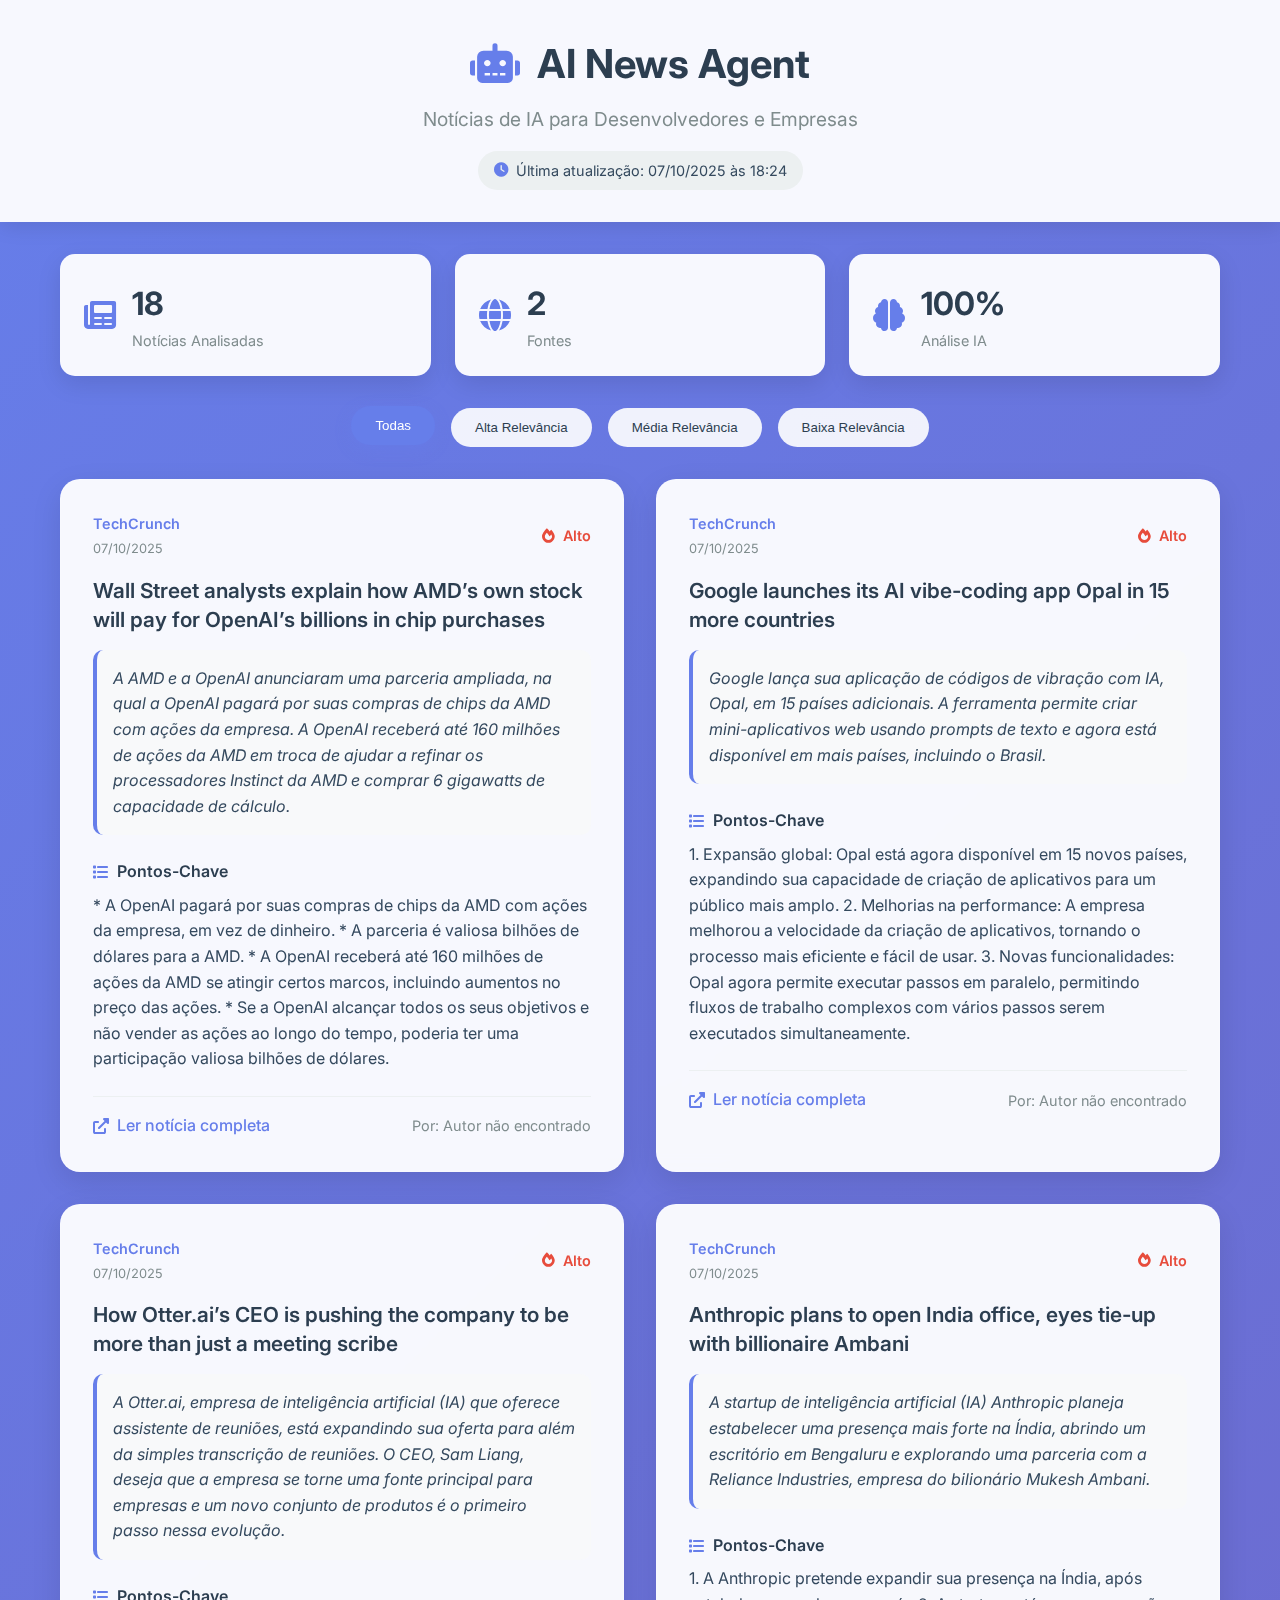
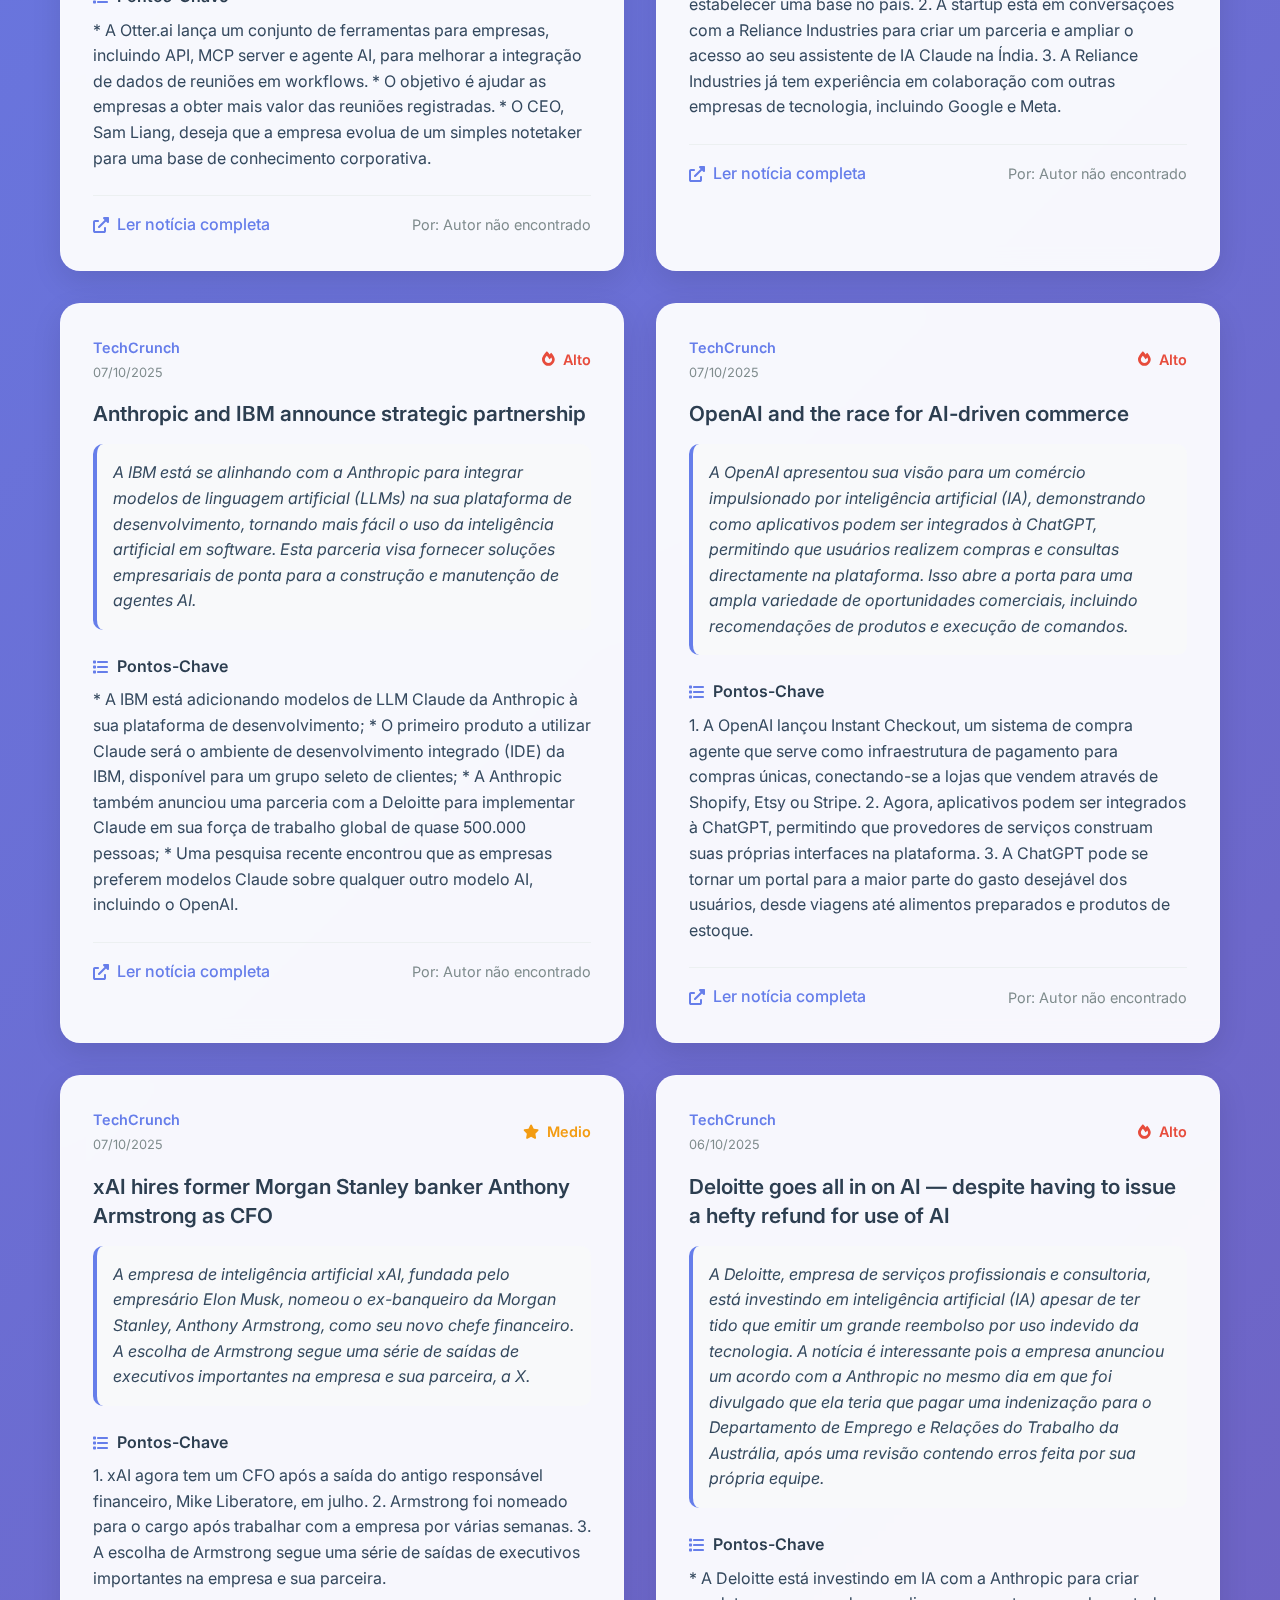
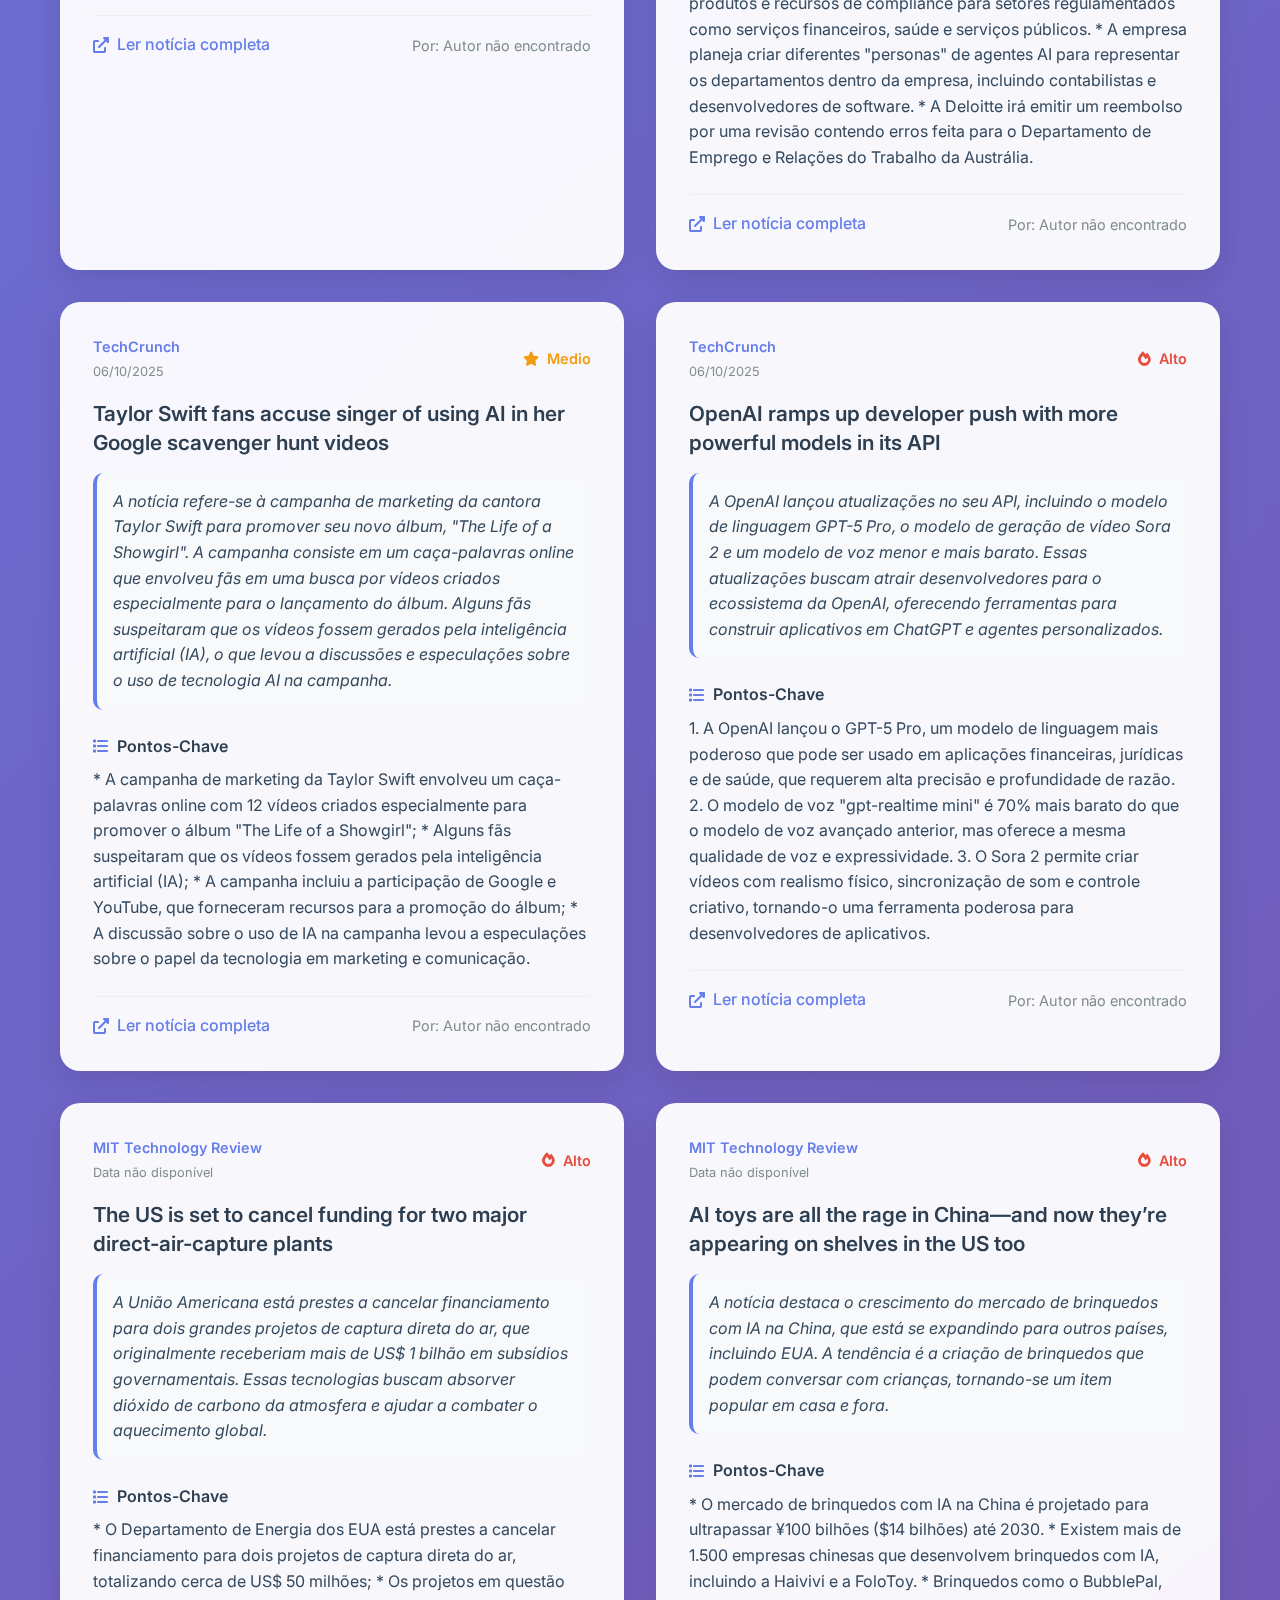
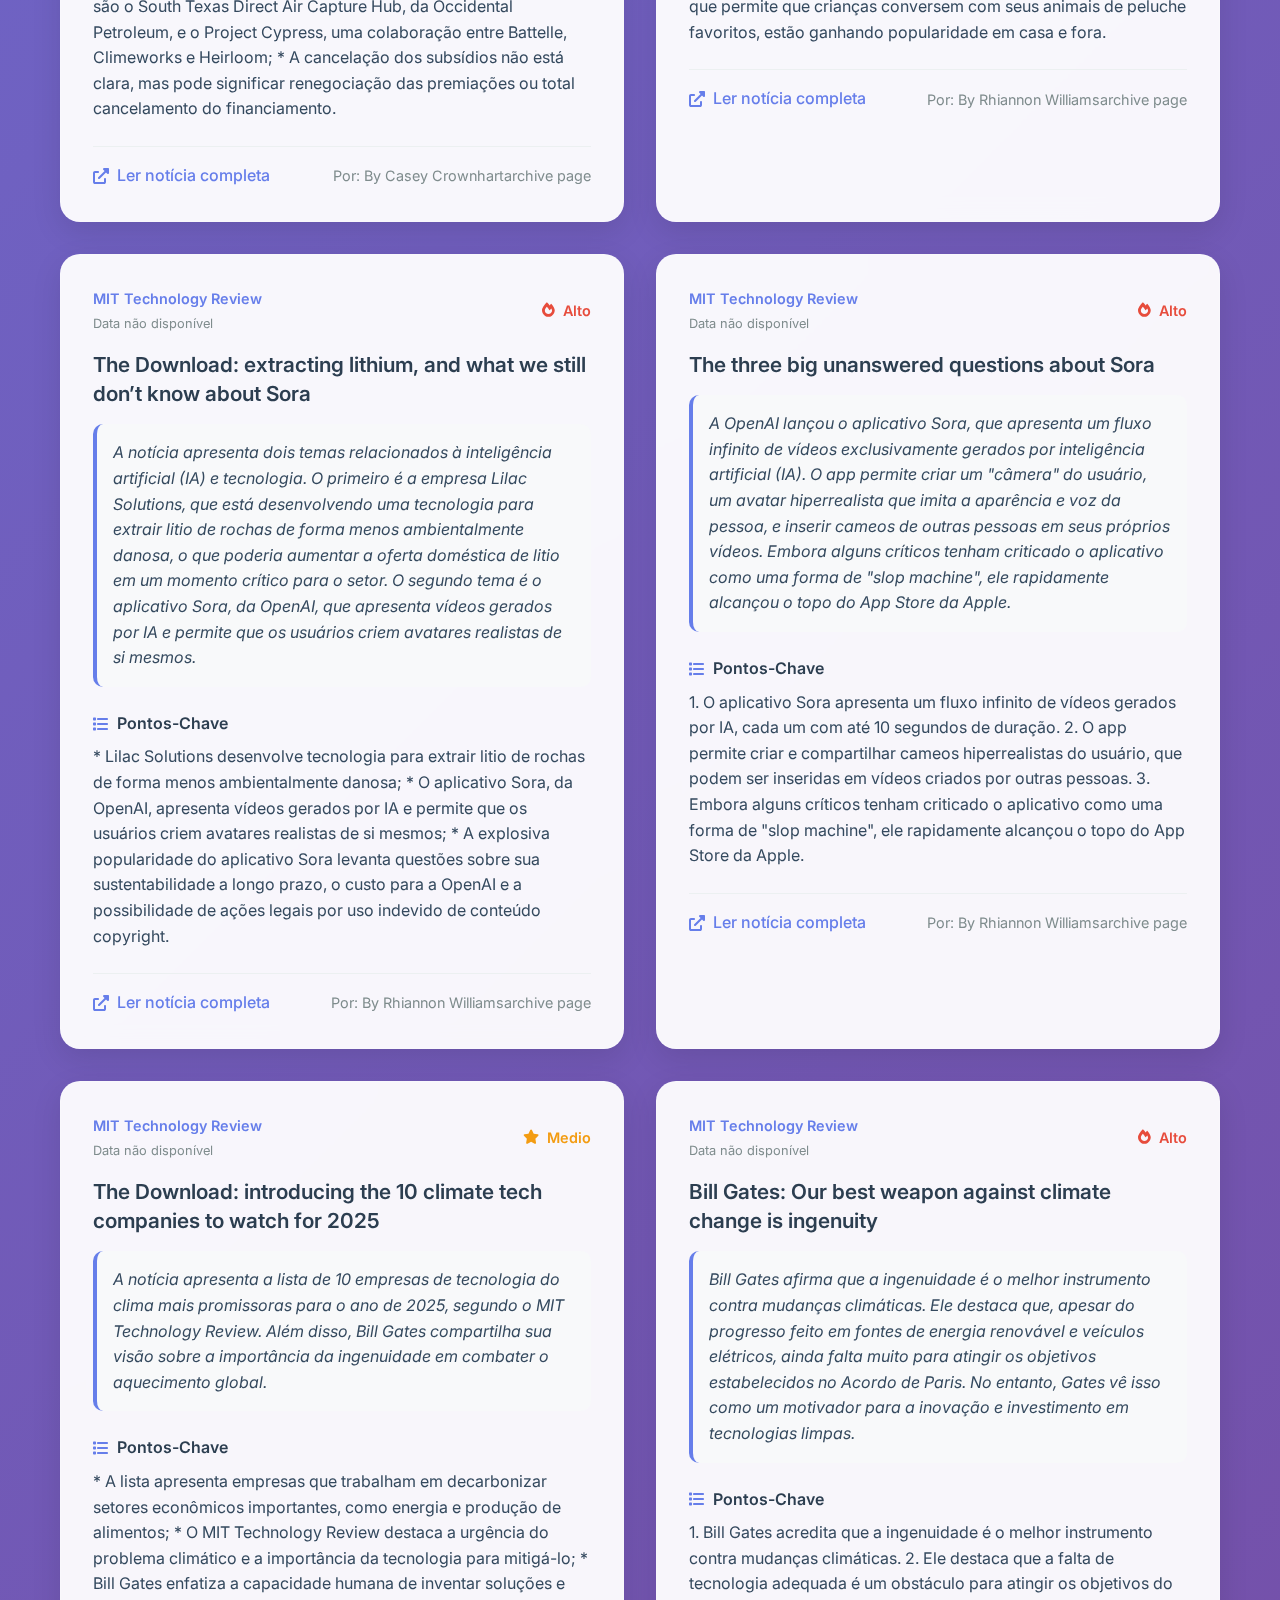
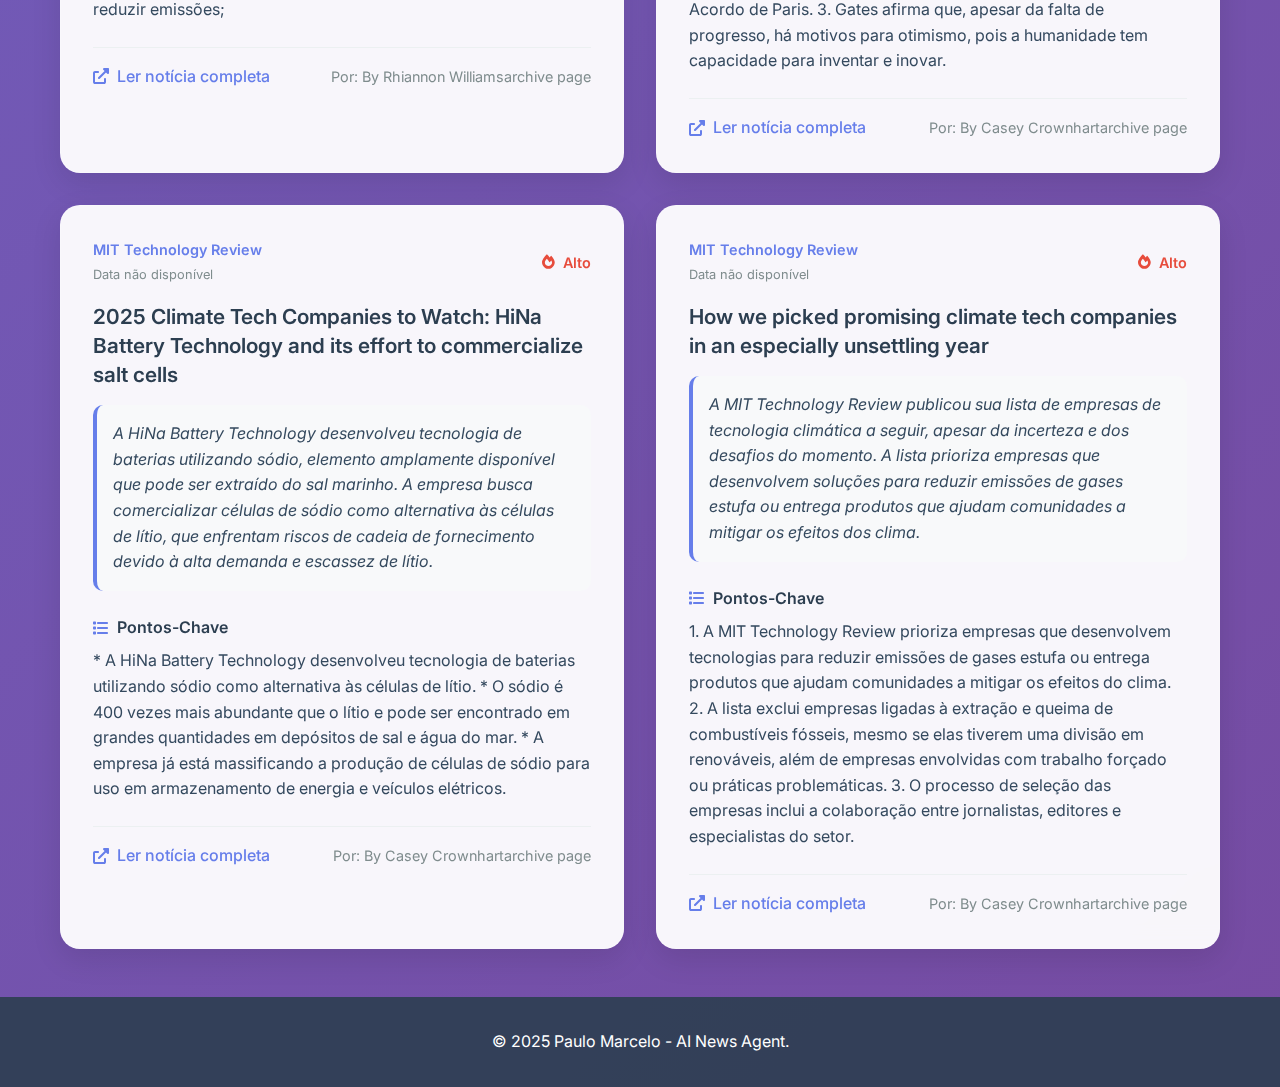
<file: docs/index.html>
<!DOCTYPE html>
<html lang="pt-BR">
<head>
    <meta charset="UTF-8">
    <meta name="viewport" content="width=device-width, initial-scale=1.0">
    <title>IA BONNER - Notícias de IA</title>
    <link rel="stylesheet" href="styles.css">
    <link href="https://fonts.googleapis.com/css2?family=Inter:wght@300;400;500;600;700&display=swap" rel="stylesheet">
    <link rel="stylesheet" href="https://cdnjs.cloudflare.com/ajax/libs/font-awesome/6.0.0/css/all.min.css">
</head>
<body>
    <header class="header">
        <div class="container">
            <div class="header-content">
                <h1><i class="fas fa-robot"></i> AI News Agent</h1>
                <p class="subtitle">Notícias de IA para Desenvolvedores e Empresas</p>
                <div class="update-info">
                    <i class="fas fa-clock"></i>
                    Última atualização: 07/10/2025 às 18:24
                </div>
            </div>
        </div>
    </header>

    <main class="main">
        <div class="container">
            <div class="stats-section">
                <div class="stat-card">
                    <i class="fas fa-newspaper"></i>
                    <div class="stat-info">
                        <span class="stat-number">18</span>
                        <span class="stat-label">Notícias Analisadas</span>
                    </div>
                </div>
                <div class="stat-card">
                    <i class="fas fa-globe"></i>
                    <div class="stat-info">
                        <span class="stat-number">2</span>
                        <span class="stat-label">Fontes</span>
                    </div>
                </div>
                <div class="stat-card">
                    <i class="fas fa-brain"></i>
                    <div class="stat-info">
                        <span class="stat-number">100%</span>
                        <span class="stat-label">Análise IA</span>
                    </div>
                </div>
            </div>

            <div class="filters">
                <button class="filter-btn active" data-filter="all">Todas</button>
                <button class="filter-btn" data-filter="alto">Alta Relevância</button>
                <button class="filter-btn" data-filter="medio">Média Relevância</button>
                <button class="filter-btn" data-filter="baixo">Baixa Relevância</button>
            </div>

            <div class="news-grid" id="newsGrid">
                
            <article class="news-card" data-relevancia="alto">
                <div class="news-header">
                    <div class="source-info">
                        <span class="source">TechCrunch</span>
                        <span class="date">07/10/2025</span>
                    </div>
                    <div class="relevancia-badge" style="color: #e74c3c">
                        <i class="fas fa-fire"></i>
                        Alto
                    </div>
                </div>
                
                <h2 class="news-title">Wall Street analysts explain how AMD’s own stock will pay for OpenAI’s billions in chip purchases</h2>
                
                <div class="news-summary">
                    A AMD e a OpenAI anunciaram uma parceria ampliada, na qual a OpenAI pagará por suas compras de chips da AMD com ações da empresa. A OpenAI receberá até 160 milhões de ações da AMD em troca de ajudar a refinar os processadores Instinct da AMD e comprar 6 gigawatts de capacidade de cálculo.
                </div>
                
                <div class="analysis-sections">                                                                    
                    <div class="analysis-section">
                        <h3><i class="fas fa-list"></i> Pontos-Chave</h3>
                        <div class="pontos-chave">
                            <p>* A OpenAI pagará por suas compras de chips da AMD com ações da empresa, em vez de dinheiro.
* A parceria é valiosa bilhões de dólares para a AMD.
* A OpenAI receberá até 160 milhões de ações da AMD se atingir certos marcos, incluindo aumentos no preço das ações.
* Se a OpenAI alcançar todos os seus objetivos e não vender as ações ao longo do tempo, poderia ter uma participação valiosa bilhões de dólares.</p>
                        </div>
                    </div>
                </div>
                
                <div class="news-footer">
                    <a href="https://techcrunch.com/2025/10/07/wall-street-analysts-explain-how-amds-own-stock-will-pay-for-openais-billions-in-chip-purchases/" target="_blank" class="read-more">
                        <i class="fas fa-external-link-alt"></i>
                        Ler notícia completa
                    </a>
                    <span class="author">Por: Autor não encontrado</span>
                </div>
            </article>
            
            <article class="news-card" data-relevancia="alto">
                <div class="news-header">
                    <div class="source-info">
                        <span class="source">TechCrunch</span>
                        <span class="date">07/10/2025</span>
                    </div>
                    <div class="relevancia-badge" style="color: #e74c3c">
                        <i class="fas fa-fire"></i>
                        Alto
                    </div>
                </div>
                
                <h2 class="news-title">Google launches its AI vibe-coding app Opal in 15 more countries</h2>
                
                <div class="news-summary">
                    Google lança sua aplicação de códigos de vibração com IA, Opal, em 15 países adicionais. A ferramenta permite criar mini-aplicativos web usando prompts de texto e agora está disponível em mais países, incluindo o Brasil.
                </div>
                
                <div class="analysis-sections">                                                                    
                    <div class="analysis-section">
                        <h3><i class="fas fa-list"></i> Pontos-Chave</h3>
                        <div class="pontos-chave">
                            <p>1. Expansão global: Opal está agora disponível em 15 novos países, expandindo sua capacidade de criação de aplicativos para um público mais amplo.
2. Melhorias na performance: A empresa melhorou a velocidade da criação de aplicativos, tornando o processo mais eficiente e fácil de usar.
3. Novas funcionalidades: Opal agora permite executar passos em paralelo, permitindo fluxos de trabalho complexos com vários passos serem executados simultaneamente.</p>
                        </div>
                    </div>
                </div>
                
                <div class="news-footer">
                    <a href="https://techcrunch.com/2025/10/07/google-launches-its-ai-vibe-coding-app-opal-in-15-more-countries/" target="_blank" class="read-more">
                        <i class="fas fa-external-link-alt"></i>
                        Ler notícia completa
                    </a>
                    <span class="author">Por: Autor não encontrado</span>
                </div>
            </article>
            
            <article class="news-card" data-relevancia="alto">
                <div class="news-header">
                    <div class="source-info">
                        <span class="source">TechCrunch</span>
                        <span class="date">07/10/2025</span>
                    </div>
                    <div class="relevancia-badge" style="color: #e74c3c">
                        <i class="fas fa-fire"></i>
                        Alto
                    </div>
                </div>
                
                <h2 class="news-title">How Otter.ai’s CEO is pushing the company to be more than just a meeting scribe</h2>
                
                <div class="news-summary">
                    A Otter.ai, empresa de inteligência artificial (IA) que oferece assistente de reuniões, está expandindo sua oferta para além da simples transcrição de reuniões. O CEO, Sam Liang, deseja que a empresa se torne uma fonte principal para empresas e um novo conjunto de produtos é o primeiro passo nessa evolução.
                </div>
                
                <div class="analysis-sections">                                                                    
                    <div class="analysis-section">
                        <h3><i class="fas fa-list"></i> Pontos-Chave</h3>
                        <div class="pontos-chave">
                            <p>* A Otter.ai lança um conjunto de ferramentas para empresas, incluindo API, MCP server e agente AI, para melhorar a integração de dados de reuniões em workflows.
* O objetivo é ajudar as empresas a obter mais valor das reuniões registradas.
* O CEO, Sam Liang, deseja que a empresa evolua de um simples notetaker para uma base de conhecimento corporativa.</p>
                        </div>
                    </div>
                </div>
                
                <div class="news-footer">
                    <a href="https://techcrunch.com/2025/10/07/how-otter-ais-ceo-is-pushing-the-company-to-be-more-than-just-a-meeting-scribe/" target="_blank" class="read-more">
                        <i class="fas fa-external-link-alt"></i>
                        Ler notícia completa
                    </a>
                    <span class="author">Por: Autor não encontrado</span>
                </div>
            </article>
            
            <article class="news-card" data-relevancia="alto">
                <div class="news-header">
                    <div class="source-info">
                        <span class="source">TechCrunch</span>
                        <span class="date">07/10/2025</span>
                    </div>
                    <div class="relevancia-badge" style="color: #e74c3c">
                        <i class="fas fa-fire"></i>
                        Alto
                    </div>
                </div>
                
                <h2 class="news-title">Anthropic plans to open India office, eyes tie-up with billionaire Ambani</h2>
                
                <div class="news-summary">
                    A startup de inteligência artificial (IA) Anthropic planeja estabelecer uma presença mais forte na Índia, abrindo um escritório em Bengaluru e explorando uma parceria com a Reliance Industries, empresa do bilionário Mukesh Ambani.
                </div>
                
                <div class="analysis-sections">                                                                    
                    <div class="analysis-section">
                        <h3><i class="fas fa-list"></i> Pontos-Chave</h3>
                        <div class="pontos-chave">
                            <p>1. A Anthropic pretende expandir sua presença na Índia, após estabelecer uma base no país.
2. A startup está em conversações com a Reliance Industries para criar um parceria e ampliar o acesso ao seu assistente de IA Claude na Índia.
3. A Reliance Industries já tem experiência em colaboração com outras empresas de tecnologia, incluindo Google e Meta.</p>
                        </div>
                    </div>
                </div>
                
                <div class="news-footer">
                    <a href="https://techcrunch.com/2025/10/07/anthropic-plans-to-open-india-office-eyes-tie-up-with-billionaire-ambani/" target="_blank" class="read-more">
                        <i class="fas fa-external-link-alt"></i>
                        Ler notícia completa
                    </a>
                    <span class="author">Por: Autor não encontrado</span>
                </div>
            </article>
            
            <article class="news-card" data-relevancia="alto">
                <div class="news-header">
                    <div class="source-info">
                        <span class="source">TechCrunch</span>
                        <span class="date">07/10/2025</span>
                    </div>
                    <div class="relevancia-badge" style="color: #e74c3c">
                        <i class="fas fa-fire"></i>
                        Alto
                    </div>
                </div>
                
                <h2 class="news-title">Anthropic and IBM announce strategic partnership</h2>
                
                <div class="news-summary">
                    A IBM está se alinhando com a Anthropic para integrar modelos de linguagem artificial (LLMs) na sua plataforma de desenvolvimento, tornando mais fácil o uso da inteligência artificial em software. Esta parceria visa fornecer soluções empresariais de ponta para a construção e manutenção de agentes AI.
                </div>
                
                <div class="analysis-sections">                                                                    
                    <div class="analysis-section">
                        <h3><i class="fas fa-list"></i> Pontos-Chave</h3>
                        <div class="pontos-chave">
                            <p>* A IBM está adicionando modelos de LLM Claude da Anthropic à sua plataforma de desenvolvimento;
* O primeiro produto a utilizar Claude será o ambiente de desenvolvimento integrado (IDE) da IBM, disponível para um grupo seleto de clientes;
* A Anthropic também anunciou uma parceria com a Deloitte para implementar Claude em sua força de trabalho global de quase 500.000 pessoas;
* Uma pesquisa recente encontrou que as empresas preferem modelos Claude sobre qualquer outro modelo AI, incluindo o OpenAI.</p>
                        </div>
                    </div>
                </div>
                
                <div class="news-footer">
                    <a href="https://techcrunch.com/2025/10/07/anthropic-and-ibm-announce-strategic-partnership/" target="_blank" class="read-more">
                        <i class="fas fa-external-link-alt"></i>
                        Ler notícia completa
                    </a>
                    <span class="author">Por: Autor não encontrado</span>
                </div>
            </article>
            
            <article class="news-card" data-relevancia="alto">
                <div class="news-header">
                    <div class="source-info">
                        <span class="source">TechCrunch</span>
                        <span class="date">07/10/2025</span>
                    </div>
                    <div class="relevancia-badge" style="color: #e74c3c">
                        <i class="fas fa-fire"></i>
                        Alto
                    </div>
                </div>
                
                <h2 class="news-title">OpenAI and the race for AI-driven commerce</h2>
                
                <div class="news-summary">
                    A OpenAI apresentou sua visão para um comércio impulsionado por inteligência artificial (IA), demonstrando como aplicativos podem ser integrados à ChatGPT, permitindo que usuários realizem compras e consultas directamente na plataforma. Isso abre a porta para uma ampla variedade de oportunidades comerciais, incluindo recomendações de produtos e execução de comandos.
                </div>
                
                <div class="analysis-sections">                                                                    
                    <div class="analysis-section">
                        <h3><i class="fas fa-list"></i> Pontos-Chave</h3>
                        <div class="pontos-chave">
                            <p>1. A OpenAI lançou Instant Checkout, um sistema de compra agente que serve como infraestrutura de pagamento para compras únicas, conectando-se a lojas que vendem através de Shopify, Etsy ou Stripe.
2. Agora, aplicativos podem ser integrados à ChatGPT, permitindo que provedores de serviços construam suas próprias interfaces na plataforma.
3. A ChatGPT pode se tornar um portal para a maior parte do gasto desejável dos usuários, desde viagens até alimentos preparados e produtos de estoque.</p>
                        </div>
                    </div>
                </div>
                
                <div class="news-footer">
                    <a href="https://techcrunch.com/2025/10/07/openai-and-the-race-for-ai-driven-commerce/" target="_blank" class="read-more">
                        <i class="fas fa-external-link-alt"></i>
                        Ler notícia completa
                    </a>
                    <span class="author">Por: Autor não encontrado</span>
                </div>
            </article>
            
            <article class="news-card" data-relevancia="medio">
                <div class="news-header">
                    <div class="source-info">
                        <span class="source">TechCrunch</span>
                        <span class="date">07/10/2025</span>
                    </div>
                    <div class="relevancia-badge" style="color: #f39c12">
                        <i class="fas fa-star"></i>
                        Medio
                    </div>
                </div>
                
                <h2 class="news-title">xAI hires former Morgan Stanley banker Anthony Armstrong as CFO</h2>
                
                <div class="news-summary">
                    A empresa de inteligência artificial xAI, fundada pelo empresário Elon Musk, nomeou o ex-banqueiro da Morgan Stanley, Anthony Armstrong, como seu novo chefe financeiro. A escolha de Armstrong segue uma série de saídas de executivos importantes na empresa e sua parceira, a X.
                </div>
                
                <div class="analysis-sections">                                                                    
                    <div class="analysis-section">
                        <h3><i class="fas fa-list"></i> Pontos-Chave</h3>
                        <div class="pontos-chave">
                            <p>1. xAI agora tem um CFO após a saída do antigo responsável financeiro, Mike Liberatore, em julho.
2. Armstrong foi nomeado para o cargo após trabalhar com a empresa por várias semanas.
3. A escolha de Armstrong segue uma série de saídas de executivos importantes na empresa e sua parceira.</p>
                        </div>
                    </div>
                </div>
                
                <div class="news-footer">
                    <a href="https://techcrunch.com/2025/10/07/xai-hires-former-morgan-stanley-banker-anthony-armstrong-as-cfo/" target="_blank" class="read-more">
                        <i class="fas fa-external-link-alt"></i>
                        Ler notícia completa
                    </a>
                    <span class="author">Por: Autor não encontrado</span>
                </div>
            </article>
            
            <article class="news-card" data-relevancia="alto">
                <div class="news-header">
                    <div class="source-info">
                        <span class="source">TechCrunch</span>
                        <span class="date">06/10/2025</span>
                    </div>
                    <div class="relevancia-badge" style="color: #e74c3c">
                        <i class="fas fa-fire"></i>
                        Alto
                    </div>
                </div>
                
                <h2 class="news-title">Deloitte goes all in on AI — despite having to issue a hefty refund for use of AI</h2>
                
                <div class="news-summary">
                    A Deloitte, empresa de serviços profissionais e consultoria, está investindo em inteligência artificial (IA) apesar de ter tido que emitir um grande reembolso por uso indevido da tecnologia. A notícia é interessante pois a empresa anunciou um acordo com a Anthropic no mesmo dia em que foi divulgado que ela teria que pagar uma indenização para o Departamento de Emprego e Relações do Trabalho da Austrália, após uma revisão contendo erros feita por sua própria equipe.
                </div>
                
                <div class="analysis-sections">                                                                    
                    <div class="analysis-section">
                        <h3><i class="fas fa-list"></i> Pontos-Chave</h3>
                        <div class="pontos-chave">
                            <p>* A Deloitte está investindo em IA com a Anthropic para criar produtos e recursos de compliance para setores regulamentados como serviços financeiros, saúde e serviços públicos.
* A empresa planeja criar diferentes "personas" de agentes AI para representar os departamentos dentro da empresa, incluindo contabilistas e desenvolvedores de software.
* A Deloitte irá emitir um reembolso por uma revisão contendo erros feita para o Departamento de Emprego e Relações do Trabalho da Austrália.</p>
                        </div>
                    </div>
                </div>
                
                <div class="news-footer">
                    <a href="https://techcrunch.com/2025/10/06/deloitte-goes-all-in-on-ai-despite-having-to-issue-a-hefty-refund-for-use-of-ai/" target="_blank" class="read-more">
                        <i class="fas fa-external-link-alt"></i>
                        Ler notícia completa
                    </a>
                    <span class="author">Por: Autor não encontrado</span>
                </div>
            </article>
            
            <article class="news-card" data-relevancia="medio">
                <div class="news-header">
                    <div class="source-info">
                        <span class="source">TechCrunch</span>
                        <span class="date">06/10/2025</span>
                    </div>
                    <div class="relevancia-badge" style="color: #f39c12">
                        <i class="fas fa-star"></i>
                        Medio
                    </div>
                </div>
                
                <h2 class="news-title">Taylor Swift fans accuse singer of using AI in her Google scavenger hunt videos</h2>
                
                <div class="news-summary">
                    A notícia refere-se à campanha de marketing da cantora Taylor Swift para promover seu novo álbum, "The Life of a Showgirl". A campanha consiste em um caça-palavras online que envolveu fãs em uma busca por vídeos criados especialmente para o lançamento do álbum. Alguns fãs suspeitaram que os vídeos fossem gerados pela inteligência artificial (IA), o que levou a discussões e especulações sobre o uso de tecnologia AI na campanha.
                </div>
                
                <div class="analysis-sections">                                                                    
                    <div class="analysis-section">
                        <h3><i class="fas fa-list"></i> Pontos-Chave</h3>
                        <div class="pontos-chave">
                            <p>* A campanha de marketing da Taylor Swift envolveu um caça-palavras online com 12 vídeos criados especialmente para promover o álbum "The Life of a Showgirl";
* Alguns fãs suspeitaram que os vídeos fossem gerados pela inteligência artificial (IA);
* A campanha incluiu a participação de Google e YouTube, que forneceram recursos para a promoção do álbum;
* A discussão sobre o uso de IA na campanha levou a especulações sobre o papel da tecnologia em marketing e comunicação.</p>
                        </div>
                    </div>
                </div>
                
                <div class="news-footer">
                    <a href="https://techcrunch.com/2025/10/06/taylor-swift-fans-accuse-singer-of-using-ai-in-her-google-scavenger-hunt-videos/" target="_blank" class="read-more">
                        <i class="fas fa-external-link-alt"></i>
                        Ler notícia completa
                    </a>
                    <span class="author">Por: Autor não encontrado</span>
                </div>
            </article>
            
            <article class="news-card" data-relevancia="alto">
                <div class="news-header">
                    <div class="source-info">
                        <span class="source">TechCrunch</span>
                        <span class="date">06/10/2025</span>
                    </div>
                    <div class="relevancia-badge" style="color: #e74c3c">
                        <i class="fas fa-fire"></i>
                        Alto
                    </div>
                </div>
                
                <h2 class="news-title">OpenAI ramps up developer push with more powerful models in its API</h2>
                
                <div class="news-summary">
                    A OpenAI lançou atualizações no seu API, incluindo o modelo de linguagem GPT-5 Pro, o modelo de geração de vídeo Sora 2 e um modelo de voz menor e mais barato. Essas atualizações buscam atrair desenvolvedores para o ecossistema da OpenAI, oferecendo ferramentas para construir aplicativos em ChatGPT e agentes personalizados.
                </div>
                
                <div class="analysis-sections">                                                                    
                    <div class="analysis-section">
                        <h3><i class="fas fa-list"></i> Pontos-Chave</h3>
                        <div class="pontos-chave">
                            <p>1. A OpenAI lançou o GPT-5 Pro, um modelo de linguagem mais poderoso que pode ser usado em aplicações financeiras, jurídicas e de saúde, que requerem alta precisão e profundidade de razão.
2. O modelo de voz "gpt-realtime mini" é 70% mais barato do que o modelo de voz avançado anterior, mas oferece a mesma qualidade de voz e expressividade.
3. O Sora 2 permite criar vídeos com realismo físico, sincronização de som e controle criativo, tornando-o uma ferramenta poderosa para desenvolvedores de aplicativos.</p>
                        </div>
                    </div>
                </div>
                
                <div class="news-footer">
                    <a href="https://techcrunch.com/2025/10/06/openai-ramps-up-developer-push-with-more-powerful-models-in-its-api/" target="_blank" class="read-more">
                        <i class="fas fa-external-link-alt"></i>
                        Ler notícia completa
                    </a>
                    <span class="author">Por: Autor não encontrado</span>
                </div>
            </article>
            
            <article class="news-card" data-relevancia="alto">
                <div class="news-header">
                    <div class="source-info">
                        <span class="source">MIT Technology Review</span>
                        <span class="date">Data não disponível</span>
                    </div>
                    <div class="relevancia-badge" style="color: #e74c3c">
                        <i class="fas fa-fire"></i>
                        Alto
                    </div>
                </div>
                
                <h2 class="news-title">The US is set to cancel funding for two major direct-air-capture plants</h2>
                
                <div class="news-summary">
                    A União Americana está prestes a cancelar financiamento para dois grandes projetos de captura direta do ar, que originalmente receberiam mais de US$ 1 bilhão em subsídios governamentais. Essas tecnologias buscam absorver dióxido de carbono da atmosfera e ajudar a combater o aquecimento global.
                </div>
                
                <div class="analysis-sections">                                                                    
                    <div class="analysis-section">
                        <h3><i class="fas fa-list"></i> Pontos-Chave</h3>
                        <div class="pontos-chave">
                            <p>* O Departamento de Energia dos EUA está prestes a cancelar financiamento para dois projetos de captura direta do ar, totalizando cerca de US$ 50 milhões;
* Os projetos em questão são o South Texas Direct Air Capture Hub, da Occidental Petroleum, e o Project Cypress, uma colaboração entre Battelle, Climeworks e Heirloom;
* A cancelação dos subsídios não está clara, mas pode significar renegociação das premiações ou total cancelamento do financiamento.</p>
                        </div>
                    </div>
                </div>
                
                <div class="news-footer">
                    <a href="https://www.technologyreview.com/2025/10/07/1125207/the-us-is-set-to-cancel-funding-for-two-major-direct-air-capture-plants/" target="_blank" class="read-more">
                        <i class="fas fa-external-link-alt"></i>
                        Ler notícia completa
                    </a>
                    <span class="author">Por: By Casey Crownhartarchive page</span>
                </div>
            </article>
            
            <article class="news-card" data-relevancia="alto">
                <div class="news-header">
                    <div class="source-info">
                        <span class="source">MIT Technology Review</span>
                        <span class="date">Data não disponível</span>
                    </div>
                    <div class="relevancia-badge" style="color: #e74c3c">
                        <i class="fas fa-fire"></i>
                        Alto
                    </div>
                </div>
                
                <h2 class="news-title">AI toys are all the rage in China—and now they’re appearing on shelves in the US too</h2>
                
                <div class="news-summary">
                    A notícia destaca o crescimento do mercado de brinquedos com IA na China, que está se expandindo para outros países, incluindo EUA. A tendência é a criação de brinquedos que podem conversar com crianças, tornando-se um item popular em casa e fora.
                </div>
                
                <div class="analysis-sections">                                                                    
                    <div class="analysis-section">
                        <h3><i class="fas fa-list"></i> Pontos-Chave</h3>
                        <div class="pontos-chave">
                            <p>* O mercado de brinquedos com IA na China é projetado para ultrapassar ¥100 bilhões ($14 bilhões) até 2030.
* Existem mais de 1.500 empresas chinesas que desenvolvem brinquedos com IA, incluindo a Haivivi e a FoloToy.
* Brinquedos como o BubblePal, que permite que crianças conversem com seus animais de peluche favoritos, estão ganhando popularidade em casa e fora.</p>
                        </div>
                    </div>
                </div>
                
                <div class="news-footer">
                    <a href="https://www.technologyreview.com/2025/10/07/1125191/ai-toys-in-china/" target="_blank" class="read-more">
                        <i class="fas fa-external-link-alt"></i>
                        Ler notícia completa
                    </a>
                    <span class="author">Por: By Rhiannon Williamsarchive page</span>
                </div>
            </article>
            
            <article class="news-card" data-relevancia="alto">
                <div class="news-header">
                    <div class="source-info">
                        <span class="source">MIT Technology Review</span>
                        <span class="date">Data não disponível</span>
                    </div>
                    <div class="relevancia-badge" style="color: #e74c3c">
                        <i class="fas fa-fire"></i>
                        Alto
                    </div>
                </div>
                
                <h2 class="news-title">The Download: extracting lithium, and what we still don’t know about Sora</h2>
                
                <div class="news-summary">
                    A notícia apresenta dois temas relacionados à inteligência artificial (IA) e tecnologia. O primeiro é a empresa Lilac Solutions, que está desenvolvendo uma tecnologia para extrair litio de rochas de forma menos ambientalmente danosa, o que poderia aumentar a oferta doméstica de litio em um momento crítico para o setor. O segundo tema é o aplicativo Sora, da OpenAI, que apresenta vídeos gerados por IA e permite que os usuários criem avatares realistas de si mesmos.
                </div>
                
                <div class="analysis-sections">                                                                    
                    <div class="analysis-section">
                        <h3><i class="fas fa-list"></i> Pontos-Chave</h3>
                        <div class="pontos-chave">
                            <p>* Lilac Solutions desenvolve tecnologia para extrair litio de rochas de forma menos ambientalmente danosa;
* O aplicativo Sora, da OpenAI, apresenta vídeos gerados por IA e permite que os usuários criem avatares realistas de si mesmos;
* A explosiva popularidade do aplicativo Sora levanta questões sobre sua sustentabilidade a longo prazo, o custo para a OpenAI e a possibilidade de ações legais por uso indevido de conteúdo copyright.</p>
                        </div>
                    </div>
                </div>
                
                <div class="news-footer">
                    <a href="https://www.technologyreview.com/2025/10/07/1125075/the-download-extracting-lithium-and-what-we-still-dont-know-about-sora/" target="_blank" class="read-more">
                        <i class="fas fa-external-link-alt"></i>
                        Ler notícia completa
                    </a>
                    <span class="author">Por: By Rhiannon Williamsarchive page</span>
                </div>
            </article>
            
            <article class="news-card" data-relevancia="alto">
                <div class="news-header">
                    <div class="source-info">
                        <span class="source">MIT Technology Review</span>
                        <span class="date">Data não disponível</span>
                    </div>
                    <div class="relevancia-badge" style="color: #e74c3c">
                        <i class="fas fa-fire"></i>
                        Alto
                    </div>
                </div>
                
                <h2 class="news-title">The three big unanswered questions about Sora</h2>
                
                <div class="news-summary">
                    A OpenAI lançou o aplicativo Sora, que apresenta um fluxo infinito de vídeos exclusivamente gerados por inteligência artificial (IA). O app permite criar um "câmera" do usuário, um avatar hiperrealista que imita a aparência e voz da pessoa, e inserir cameos de outras pessoas em seus próprios vídeos. Embora alguns críticos tenham criticado o aplicativo como uma forma de "slop machine", ele rapidamente alcançou o topo do App Store da Apple.
                </div>
                
                <div class="analysis-sections">                                                                    
                    <div class="analysis-section">
                        <h3><i class="fas fa-list"></i> Pontos-Chave</h3>
                        <div class="pontos-chave">
                            <p>1. O aplicativo Sora apresenta um fluxo infinito de vídeos gerados por IA, cada um com até 10 segundos de duração.
2. O app permite criar e compartilhar cameos hiperrealistas do usuário, que podem ser inseridas em vídeos criados por outras pessoas.
3. Embora alguns críticos tenham criticado o aplicativo como uma forma de "slop machine", ele rapidamente alcançou o topo do App Store da Apple.</p>
                        </div>
                    </div>
                </div>
                
                <div class="news-footer">
                    <a href="https://www.technologyreview.com/2025/10/07/1124998/the-three-big-unanswered-questions-about-sora/" target="_blank" class="read-more">
                        <i class="fas fa-external-link-alt"></i>
                        Ler notícia completa
                    </a>
                    <span class="author">Por: By Rhiannon Williamsarchive page</span>
                </div>
            </article>
            
            <article class="news-card" data-relevancia="medio">
                <div class="news-header">
                    <div class="source-info">
                        <span class="source">MIT Technology Review</span>
                        <span class="date">Data não disponível</span>
                    </div>
                    <div class="relevancia-badge" style="color: #f39c12">
                        <i class="fas fa-star"></i>
                        Medio
                    </div>
                </div>
                
                <h2 class="news-title">The Download: introducing the 10 climate tech companies to watch for 2025</h2>
                
                <div class="news-summary">
                    A notícia apresenta a lista de 10 empresas de tecnologia do clima mais promissoras para o ano de 2025, segundo o MIT Technology Review. Além disso, Bill Gates compartilha sua visão sobre a importância da ingenuidade em combater o aquecimento global.
                </div>
                
                <div class="analysis-sections">                                                                    
                    <div class="analysis-section">
                        <h3><i class="fas fa-list"></i> Pontos-Chave</h3>
                        <div class="pontos-chave">
                            <p>* A lista apresenta empresas que trabalham em decarbonizar setores econômicos importantes, como energia e produção de alimentos;
* O MIT Technology Review destaca a urgência do problema climático e a importância da tecnologia para mitigá-lo;
* Bill Gates enfatiza a capacidade humana de inventar soluções e reduzir emissões;</p>
                        </div>
                    </div>
                </div>
                
                <div class="news-footer">
                    <a href="https://www.technologyreview.com/2025/10/06/1124939/the-download-introducing-the-10-climate-tech-companies-to-watch-for-2025/" target="_blank" class="read-more">
                        <i class="fas fa-external-link-alt"></i>
                        Ler notícia completa
                    </a>
                    <span class="author">Por: By Rhiannon Williamsarchive page</span>
                </div>
            </article>
            
            <article class="news-card" data-relevancia="alto">
                <div class="news-header">
                    <div class="source-info">
                        <span class="source">MIT Technology Review</span>
                        <span class="date">Data não disponível</span>
                    </div>
                    <div class="relevancia-badge" style="color: #e74c3c">
                        <i class="fas fa-fire"></i>
                        Alto
                    </div>
                </div>
                
                <h2 class="news-title">Bill Gates: Our best weapon against climate change is ingenuity</h2>
                
                <div class="news-summary">
                    Bill Gates afirma que a ingenuidade é o melhor instrumento contra mudanças climáticas. Ele destaca que, apesar do progresso feito em fontes de energia renovável e veículos elétricos, ainda falta muito para atingir os objetivos estabelecidos no Acordo de Paris. No entanto, Gates vê isso como um motivador para a inovação e investimento em tecnologias limpas.
                </div>
                
                <div class="analysis-sections">                                                                    
                    <div class="analysis-section">
                        <h3><i class="fas fa-list"></i> Pontos-Chave</h3>
                        <div class="pontos-chave">
                            <p>1. Bill Gates acredita que a ingenuidade é o melhor instrumento contra mudanças climáticas.
2. Ele destaca que a falta de tecnologia adequada é um obstáculo para atingir os objetivos do Acordo de Paris.
3. Gates afirma que, apesar da falta de progresso, há motivos para otimismo, pois a humanidade tem capacidade para inventar e inovar.</p>
                        </div>
                    </div>
                </div>
                
                <div class="news-footer">
                    <a href="https://www.technologyreview.com/2025/10/06/1124265/bill-gates-ingenuity-climate-change-tech-investment/" target="_blank" class="read-more">
                        <i class="fas fa-external-link-alt"></i>
                        Ler notícia completa
                    </a>
                    <span class="author">Por: By Casey Crownhartarchive page</span>
                </div>
            </article>
            
            <article class="news-card" data-relevancia="alto">
                <div class="news-header">
                    <div class="source-info">
                        <span class="source">MIT Technology Review</span>
                        <span class="date">Data não disponível</span>
                    </div>
                    <div class="relevancia-badge" style="color: #e74c3c">
                        <i class="fas fa-fire"></i>
                        Alto
                    </div>
                </div>
                
                <h2 class="news-title">2025 Climate Tech Companies to Watch: HiNa Battery Technology and its effort to commercialize salt cells</h2>
                
                <div class="news-summary">
                    A HiNa Battery Technology desenvolveu tecnologia de baterias utilizando sódio, elemento amplamente disponível que pode ser extraído do sal marinho. A empresa busca comercializar células de sódio como alternativa às células de lítio, que enfrentam riscos de cadeia de fornecimento devido à alta demanda e escassez de lítio.
                </div>
                
                <div class="analysis-sections">                                                                    
                    <div class="analysis-section">
                        <h3><i class="fas fa-list"></i> Pontos-Chave</h3>
                        <div class="pontos-chave">
                            <p>* A HiNa Battery Technology desenvolveu tecnologia de baterias utilizando sódio como alternativa às células de lítio.
* O sódio é 400 vezes mais abundante que o lítio e pode ser encontrado em grandes quantidades em depósitos de sal e água do mar.
* A empresa já está massificando a produção de células de sódio para uso em armazenamento de energia e veículos elétricos.</p>
                        </div>
                    </div>
                </div>
                
                <div class="news-footer">
                    <a href="https://www.technologyreview.com/2025/10/06/1124270/2025-climate-tech-companies-to-watch-hina-battery-salt-cells/" target="_blank" class="read-more">
                        <i class="fas fa-external-link-alt"></i>
                        Ler notícia completa
                    </a>
                    <span class="author">Por: By Casey Crownhartarchive page</span>
                </div>
            </article>
            
            <article class="news-card" data-relevancia="alto">
                <div class="news-header">
                    <div class="source-info">
                        <span class="source">MIT Technology Review</span>
                        <span class="date">Data não disponível</span>
                    </div>
                    <div class="relevancia-badge" style="color: #e74c3c">
                        <i class="fas fa-fire"></i>
                        Alto
                    </div>
                </div>
                
                <h2 class="news-title">How we picked promising climate tech companies in an especially unsettling year</h2>
                
                <div class="news-summary">
                    A MIT Technology Review publicou sua lista de empresas de tecnologia climática a seguir, apesar da incerteza e dos desafios do momento. A lista prioriza empresas que desenvolvem soluções para reduzir emissões de gases estufa ou entrega produtos que ajudam comunidades a mitigar os efeitos dos clima.
                </div>
                
                <div class="analysis-sections">                                                                    
                    <div class="analysis-section">
                        <h3><i class="fas fa-list"></i> Pontos-Chave</h3>
                        <div class="pontos-chave">
                            <p>1. A MIT Technology Review prioriza empresas que desenvolvem tecnologias para reduzir emissões de gases estufa ou entrega produtos que ajudam comunidades a mitigar os efeitos do clima.
2. A lista exclui empresas ligadas à extração e queima de combustíveis fósseis, mesmo se elas tiverem uma divisão em renováveis, além de empresas envolvidas com trabalho forçado ou práticas problemáticas.
3. O processo de seleção das empresas inclui a colaboração entre jornalistas, editores e especialistas do setor.</p>
                        </div>
                    </div>
                </div>
                
                <div class="news-footer">
                    <a href="https://www.technologyreview.com/2025/10/06/1124275/2025-climate-tech-companies-to-watch-methodology/" target="_blank" class="read-more">
                        <i class="fas fa-external-link-alt"></i>
                        Ler notícia completa
                    </a>
                    <span class="author">Por: By Casey Crownhartarchive page</span>
                </div>
            </article>
            
            </div>
        </div>
    </main>

    <footer class="footer">
        <div class="container">
            <p>&copy; 2025 Paulo Marcelo - AI News Agent.</p>
        </div>
    </footer>

    <script src="script.js"></script>
</body>
</html>
</file>
<file: docs/styles.css>
/* Reset e Base */
* {
    margin: 0;
    padding: 0;
    box-sizing: border-box;
}

body {
    font-family: 'Inter', -apple-system, BlinkMacSystemFont, 'Segoe UI', Roboto, sans-serif;
    line-height: 1.6;
    color: #2c3e50;
    background: linear-gradient(135deg, #667eea 0%, #764ba2 100%);
    min-height: 100vh;
}

.container {
    max-width: 1200px;
    margin: 0 auto;
    padding: 0 20px;
}

/* Header */
.header {
    background: rgba(255, 255, 255, 0.95);
    backdrop-filter: blur(10px);
    box-shadow: 0 4px 20px rgba(0, 0, 0, 0.1);
    padding: 2rem 0;
    margin-bottom: 2rem;
}

.header-content {
    text-align: center;
}

.header h1 {
    font-size: 2.5rem;
    font-weight: 700;
    color: #2c3e50;
    margin-bottom: 0.5rem;
}

.header h1 i {
    color: #667eea;
    margin-right: 0.5rem;
}

.subtitle {
    font-size: 1.2rem;
    color: #7f8c8d;
    margin-bottom: 1rem;
}

.update-info {
    display: inline-flex;
    align-items: center;
    background: #ecf0f1;
    padding: 0.5rem 1rem;
    border-radius: 20px;
    font-size: 0.9rem;
    color: #34495e;
}

.update-info i {
    margin-right: 0.5rem;
    color: #667eea;
}

/* Stats Section */
.stats-section {
    display: grid;
    grid-template-columns: repeat(auto-fit, minmax(200px, 1fr));
    gap: 1.5rem;
    margin-bottom: 2rem;
}

.stat-card {
    background: rgba(255, 255, 255, 0.95);
    backdrop-filter: blur(10px);
    padding: 1.5rem;
    border-radius: 15px;
    box-shadow: 0 8px 25px rgba(0, 0, 0, 0.1);
    display: flex;
    align-items: center;
    transition: transform 0.3s ease;
}

.stat-card:hover {
    transform: translateY(-5px);
}

.stat-card i {
    font-size: 2rem;
    color: #667eea;
    margin-right: 1rem;
}

.stat-info {
    display: flex;
    flex-direction: column;
}

.stat-number {
    font-size: 2rem;
    font-weight: 700;
    color: #2c3e50;
}

.stat-label {
    font-size: 0.9rem;
    color: #7f8c8d;
}

/* Filters */
.filters {
    display: flex;
    justify-content: center;
    gap: 1rem;
    margin-bottom: 2rem;
    flex-wrap: wrap;
}

.filter-btn {
    background: rgba(255, 255, 255, 0.9);
    border: none;
    padding: 0.75rem 1.5rem;
    border-radius: 25px;
    font-weight: 500;
    cursor: pointer;
    transition: all 0.3s ease;
    color: #2c3e50;
}

.filter-btn:hover,
.filter-btn.active {
    background: #667eea;
    color: white;
    transform: translateY(-2px);
    box-shadow: 0 5px 15px rgba(102, 126, 234, 0.4);
}

/* News Grid */
.news-grid {
    display: grid;
    grid-template-columns: repeat(auto-fit, minmax(400px, 1fr));
    gap: 2rem;
    margin-bottom: 3rem;
}

/* News Cards */
.news-card {
    background: rgba(255, 255, 255, 0.95);
    backdrop-filter: blur(10px);
    border-radius: 20px;
    padding: 2rem;
    box-shadow: 0 10px 30px rgba(0, 0, 0, 0.1);
    transition: all 0.3s ease;
    border: 1px solid rgba(255, 255, 255, 0.2);
}

.news-card:hover {
    transform: translateY(-10px);
    box-shadow: 0 20px 40px rgba(0, 0, 0, 0.15);
}

.news-header {
    display: flex;
    justify-content: space-between;
    align-items: center;
    margin-bottom: 1rem;
}

.source-info {
    display: flex;
    flex-direction: column;
    gap: 0.25rem;
}

.source {
    font-weight: 600;
    color: #667eea;
    font-size: 0.9rem;
}

.date {
    font-size: 0.8rem;
    color: #7f8c8d;
}

.relevancia-badge {
    display: flex;
    align-items: center;
    gap: 0.5rem;
    font-weight: 600;
    font-size: 0.9rem;
}

.news-title {
    font-size: 1.3rem;
    font-weight: 600;
    color: #2c3e50;
    margin-bottom: 1rem;
    line-height: 1.4;
}

.news-summary {
    background: #f8f9fa;
    padding: 1rem;
    border-radius: 10px;
    margin-bottom: 1.5rem;
    font-style: italic;
    color: #34495e;
    border-left: 4px solid #667eea;
}

.analysis-sections {
    margin-bottom: 1.5rem;
}

.analysis-section {
    margin-bottom: 1.5rem;
}

.analysis-section h3 {
    font-size: 1rem;
    font-weight: 600;
    color: #2c3e50;
    margin-bottom: 0.5rem;
    display: flex;
    align-items: center;
    gap: 0.5rem;
}

.analysis-section h3 i {
    color: #667eea;
}

.analysis-section p {
    color: #34495e;
    line-height: 1.6;
}

.pontos-chave ul {
    list-style: none;
    padding-left: 0;
}

.pontos-chave li {
    padding: 0.25rem 0;
    position: relative;
    padding-left: 1.5rem;
}

.pontos-chave li:before {
    content: "▶";
    color: #667eea;
    position: absolute;
    left: 0;
}

.news-footer {
    display: flex;
    justify-content: space-between;
    align-items: center;
    padding-top: 1rem;
    border-top: 1px solid #ecf0f1;
}

.read-more {
    display: inline-flex;
    align-items: center;
    gap: 0.5rem;
    color: #667eea;
    text-decoration: none;
    font-weight: 500;
    transition: color 0.3s ease;
}

.read-more:hover {
    color: #5a6fd8;
}

.author {
    font-size: 0.9rem;
    color: #7f8c8d;
}

/* Footer */
.footer {
    background: rgba(44, 62, 80, 0.9);
    color: white;
    text-align: center;
    padding: 2rem 0;
    margin-top: 3rem;
}

/* Responsive */
@media (max-width: 768px) {
    .news-grid {
        grid-template-columns: 1fr;
    }
    
    .header h1 {
        font-size: 2rem;
    }
    
    .news-card {
        padding: 1.5rem;
    }
    
    .news-footer {
        flex-direction: column;
        gap: 1rem;
        align-items: flex-start;
    }
}

/* Animações */
@keyframes fadeIn {
    from {
        opacity: 0;
        transform: translateY(20px);
    }
    to {
        opacity: 1;
        transform: translateY(0);
    }
}

.news-card {
    animation: fadeIn 0.6s ease forwards;
}

.news-card:nth-child(even) {
    animation-delay: 0.1s;
}

.news-card:nth-child(odd) {
    animation-delay: 0.2s;
}
</file>
